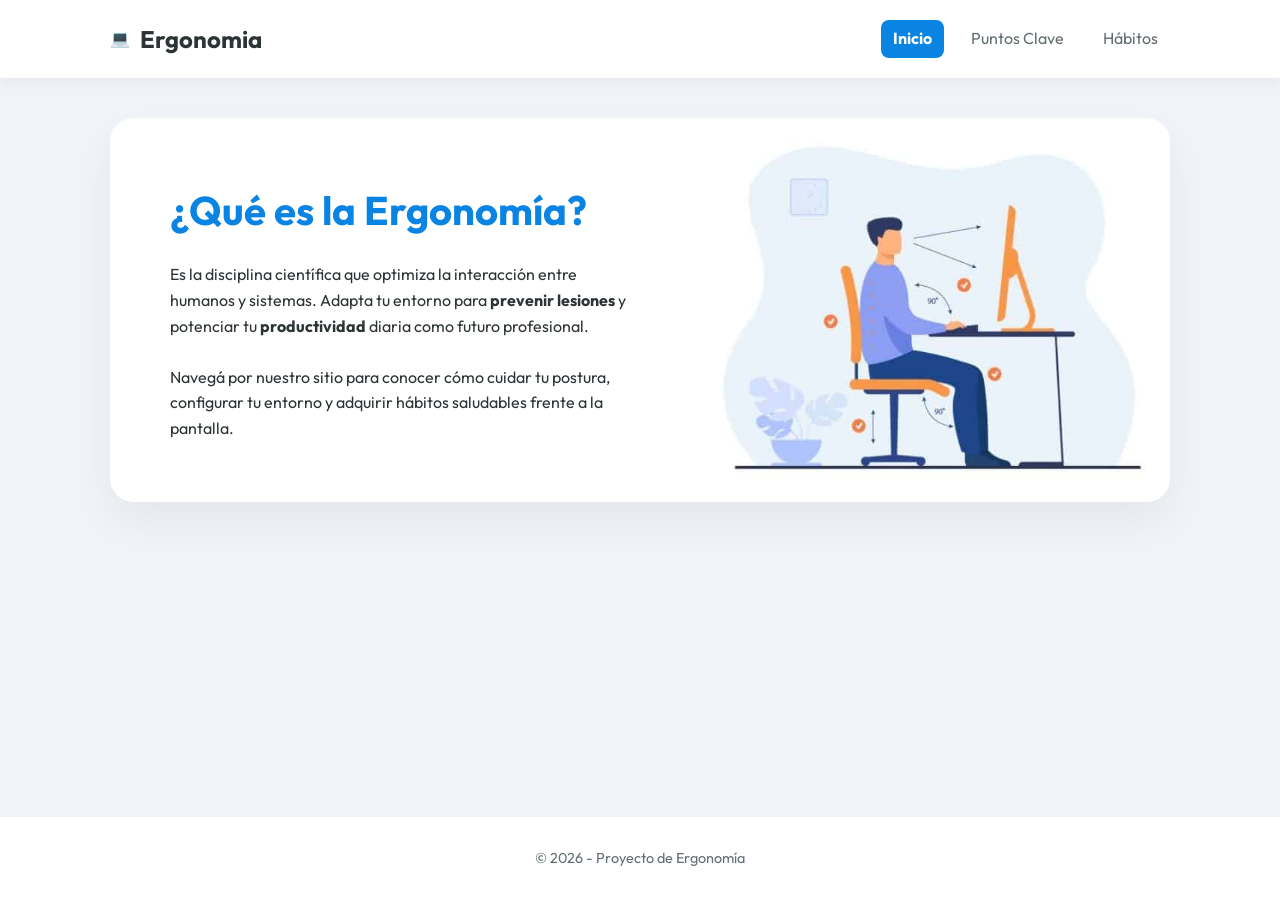
<file: index.html>
<!DOCTYPE html>
<html lang="es">
<head>
    <meta charset="UTF-8">
    <meta name="viewport" content="width=device-width, initial-scale=1.0">
    <title>Ergonomia | Inicio</title>
    <link href="https://fonts.googleapis.com/css2?family=Outfit:wght@300;400;700&display=swap" rel="stylesheet">
    <link rel="stylesheet" href="style.css">
</head>
<body>

    <!-- HEADER CON NAVEGACIÓN -->
    <header class="main-header">
        <div class="container">
            <div class="header-flex">
                <div class="logo">
                    <span class="icon">💻</span>
                    <h1>Ergonomia</span></h1>
                </div>
                <!-- Menú de navegación para unir las páginas -->
                <nav class="nav-menu">
                    <a href="index.html" class="nav-link active">Inicio</a>
                    <a href="pilares.html" class="nav-link">Puntos Clave</a>
                    <a href="habitos.html" class="nav-link">Hábitos</a>
                </nav>
            </div>
        </div>
    </header>

    <main class="container">
        <!-- SECCIÓN HERO -->
        <section class="hero-card">
            <div class="hero-text">
                <h2>¿Qué es la Ergonomía?</h2>
                <p>Es la disciplina científica que optimiza la interacción entre humanos y sistemas. Adapta tu entorno para <strong>prevenir lesiones</strong> y potenciar tu <strong>productividad</strong> diaria como futuro profesional.</p>
                <br>
                <p>Navegá por nuestro sitio para conocer cómo cuidar tu postura, configurar tu entorno y adquirir hábitos saludables frente a la pantalla.</p>
            </div>
            <div class="hero-image">
                <img src="Instruction-for-correct-pose-during-office-work-768x512.jpg" alt="Ergonomía">
            </div>
        </section>
    </main>

    <footer class="main-footer">
        <p>&copy; 2026 - Proyecto de Ergonomía</p>
    </footer>

</body>
</html>
</file>
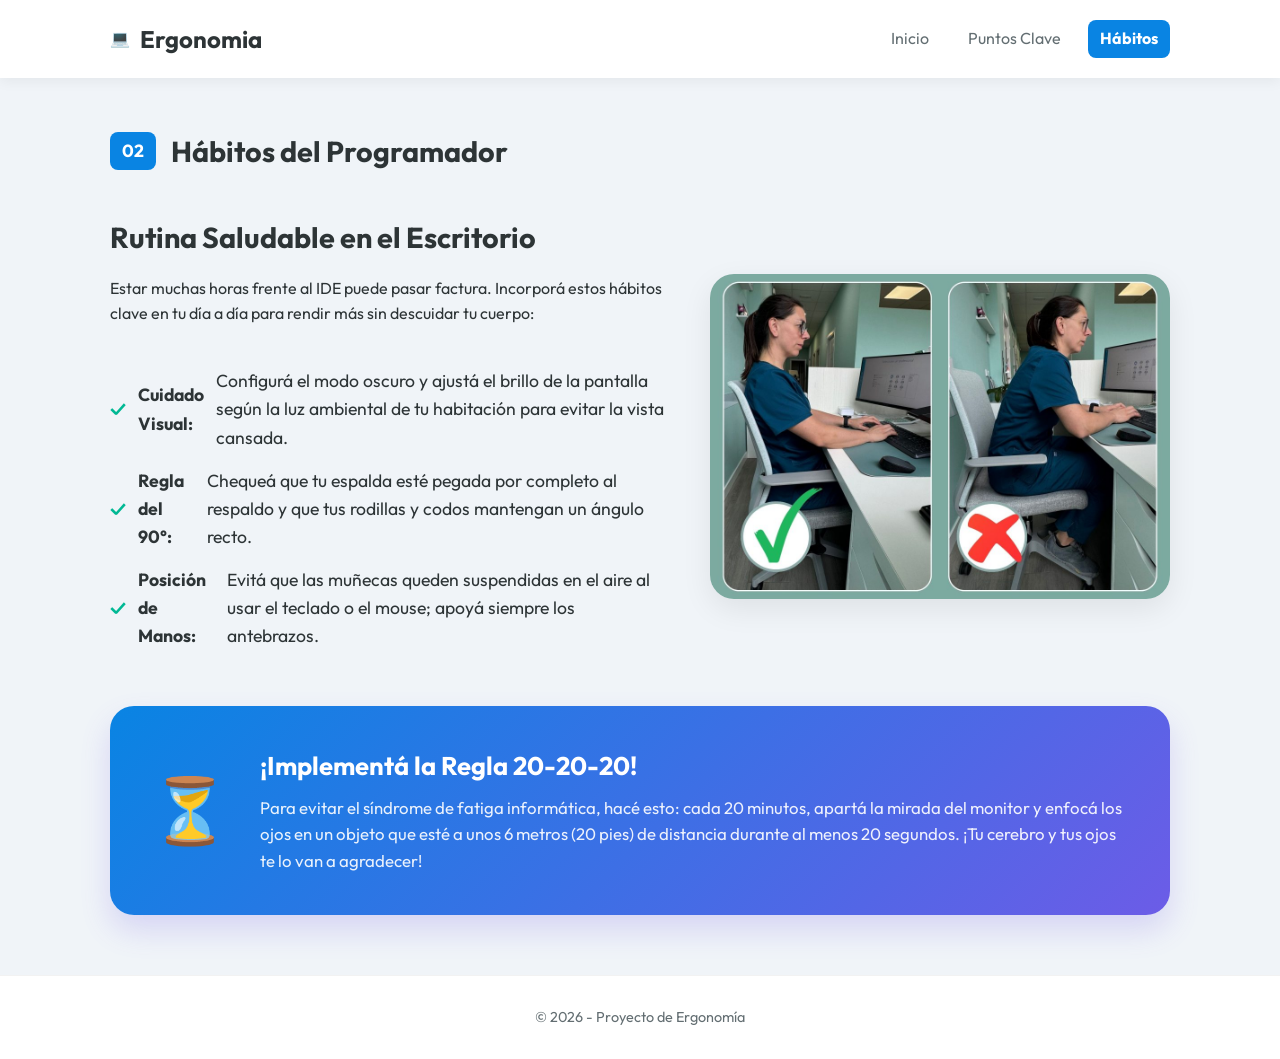
<file: habitos.html>
<!DOCTYPE html>
<html lang="es">
<head>
    <meta charset="UTF-8">
    <meta name="viewport" content="width=device-width, initial-scale=1.0">
    <title>Ergonomía | Hábitos y Pausas</title>
    <link href="https://fonts.googleapis.com/css2?family=Outfit:wght=300;400;700&display=swap" rel="stylesheet">
    <link rel="stylesheet" href="style.css">
</head>
<body>

    <header class="main-header">
        <div class="container">
            <div class="header-flex">
                <div class="logo">
                    <span class="icon">💻</span>
                    <h1>Ergonomia</span></h1>
                </div>
                <nav class="nav-menu">
                    <a href="index.html" class="nav-link">Inicio</a>
                    <a href="pilares.html" class="nav-link">Puntos Clave</a>
                    <a href="habitos.html" class="nav-link active">Hábitos</a>
                </nav>
            </div>
        </div>
    </header>

    <main class="container">
        <h2 class="section-title"><span>02</span> Hábitos del Programador</h2>
        
        <section class="safety-section">
            <div class="safety-content">
                <h3>Rutina Saludable en el Escritorio</h3>
                <p>Estar muchas horas frente al IDE puede pasar factura. Incorporá estos hábitos clave en tu día a día para rendir más sin descuidar tu cuerpo:</p>
                <br>
                <ul class="check-list">
                    <li><span>✓</span> <strong>Cuidado Visual:</strong> Configurá el modo oscuro y ajustá el brillo de la pantalla según la luz ambiental de tu habitación para evitar la vista cansada.</li>
                    <li><span>✓</span> <strong>Regla del 90°:</strong> Chequeá que tu espalda esté pegada por completo al respaldo y que tus rodillas y codos mantengan un ángulo recto.</li>
                    <li><span>✓</span> <strong>Posición de Manos:</strong> Evitá que las muñecas queden suspendidas en el aire al usar el teclado o el mouse; apoyá siempre los antebrazos.</li>
                </ul>
            </div>
            <div class="safety-visual">
                <img src="ergo.jpg" alt="Rutina saludable frente a la computadora">
            </div>
        </section>

        <section class="break-banner">
            <div class="break-icon">⏳</div>
            <div class="break-text">
                <h3>¡Implementá la Regla 20-20-20!</h3>
                <p>Para evitar el síndrome de fatiga informática, hacé esto: cada 20 minutos, apartá la mirada del monitor y enfocá los ojos en un objeto que esté a unos 6 metros (20 pies) de distancia durante al menos 20 segundos. ¡Tu cerebro y tus ojos te lo van a agradecer!</p>
            </div>
        </section>
    </main>

    <footer class="main-footer">
        <p>&copy; 2026 - Proyecto de Ergonomía</p>
    </footer>

</body>
</html>
</file>
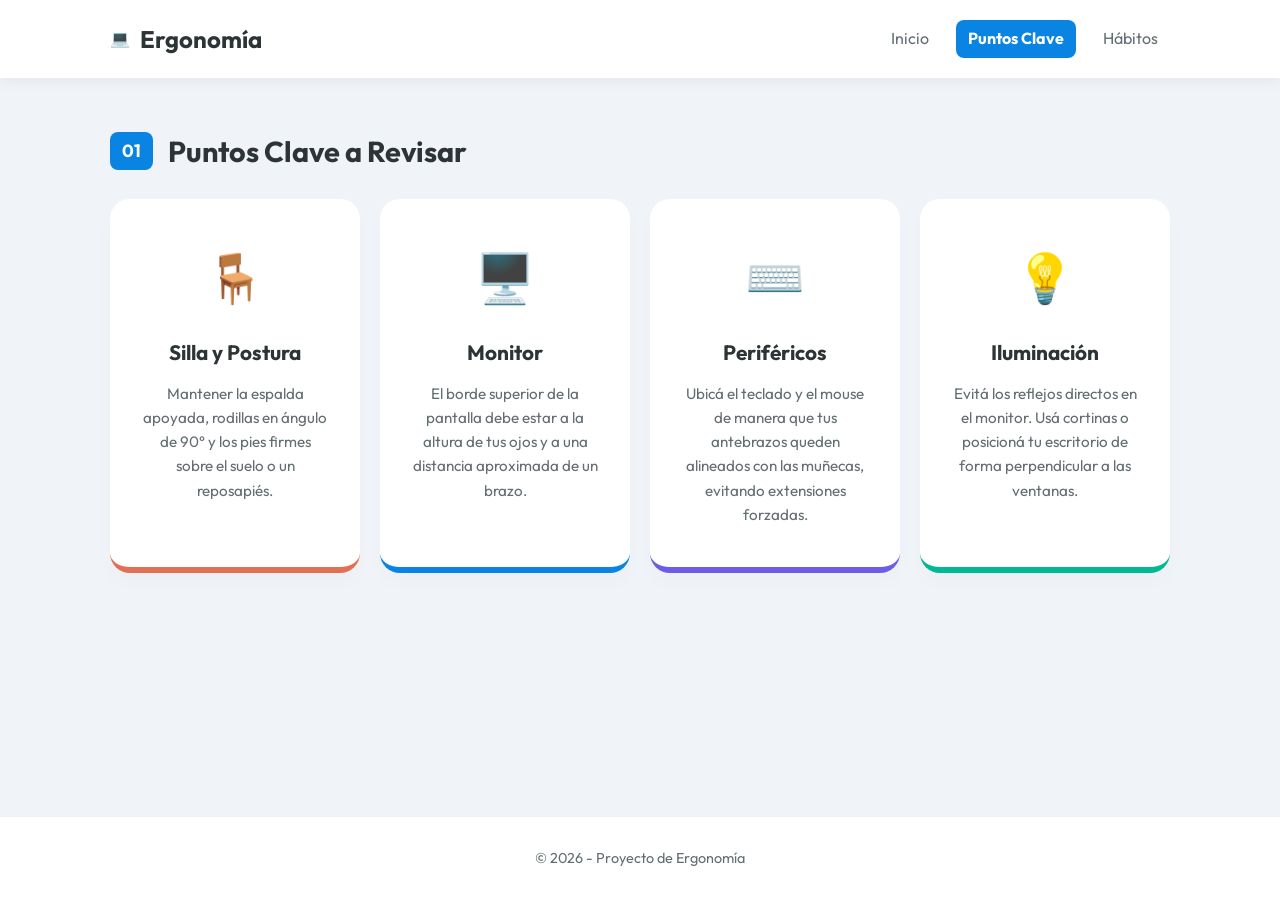
<file: pilares.html>
<!DOCTYPE html>
<html lang="es">
<head>
    <meta charset="UTF-8">
    <meta name="viewport" content="width=device-width, initial-scale=1.0">
    <title>Ergonomía | Puntos Clave</title>
    <link href="https://fonts.googleapis.com/css2?family=Outfit:wght@300;400;700&display=swap" rel="stylesheet">
    <link rel="stylesheet" href="style.css">
</head>
<body>

    <header class="main-header">
        <div class="container">
            <div class="header-flex">
                <div class="logo">
                    <span class="icon">💻</span>
                    <h1>Ergonomía</span></h1>
                </div>
                <nav class="nav-menu">
                    <a href="index.html" class="nav-link">Inicio</a>
                    <a href="pilares.html" class="nav-link active">Puntos Clave</a>
                    <a href="habitos.html" class="nav-link">Hábitos</a>
                </nav>
            </div>
        </div>
    </header>

    <main class="container">
        <h2 class="section-title"><span>01</span> Puntos Clave a Revisar</h2>
        
        <!-- GRID DE TARJETAS ASOCIADO A SU CSS -->
        <section class="grid-layout">
            <div class="info-card silla">
                <div class="card-icon">🪑</div>
                <h3>Silla y Postura</h3>
                <p>Mantener la espalda apoyada, rodillas en ángulo de 90° y los pies firmes sobre el suelo o un reposapiés.</p>
            </div>

            <div class="info-card monitor">
                <div class="card-icon">🖥️</div>
                <h3>Monitor</h3>
                <p>El borde superior de la pantalla debe estar a la altura de tus ojos y a una distancia aproximada de un brazo.</p>
            </div>

            <div class="info-card perifericos">
                <div class="card-icon">⌨️</div>
                <h3>Periféricos</h3>
                <p>Ubicá el teclado y el mouse de manera que tus antebrazos queden alineados con las muñecas, evitando extensiones forzadas.</p>
            </div>

            <div class="info-card luz">
                <div class="card-icon">💡</div>
                <h3>Iluminación</h3>
                <p>Evitá los reflejos directos en el monitor. Usá cortinas o posicioná tu escritorio de forma perpendicular a las ventanas.</p>
            </div>
        </section>
    </main>

    <footer class="main-footer">
        <p>&copy; 2026 - Proyecto de Ergonomía</p>
    </footer>

</body>
</html>
</file>
<file: style.css>
:root {
    --bg-body: #f0f4f8;
    --primary: #2d3436;
    --accent-blue: #0984e3;
    --accent-green: #00b894;
    --accent-orange: #e17055;
    --accent-purple: #6c5ce7;
    --white: #ffffff;
    --text-soft: #636e72;
}

* {
    margin: 0;
    padding: 0;
    box-sizing: border-box;
}

*, *::before, *::after {
    margin: 0;
    padding: 0;
    box-sizing: border-box;
}

body {
    font-family: 'Outfit', sans-serif;
    background-color: var(--bg-body);
    color: var(--primary);
    line-height: 1.6;
    display: flex;
    flex-direction: column;
    min-height: 100vh;
}

.container {
    max-width: 1100px;
    margin: 0 auto;
    padding: 0 20px;
}

.main-header {
    background: var(--white);
    padding: 20px 0;
    box-shadow: 0 4px 12px rgba(0,0,0,0.05);
    position: sticky;
    top: 0;
    z-index: 1000;
}

.header-flex {
    display: flex;
    justify-content: space-between;
    align-items: center;
    flex-wrap: wrap;
}

.logo {
    display: flex;
    align-items: center;
    gap: 10px;
}

.logo h1 {
    font-size: 1.5rem;
    font-weight: 700;
}

.logo h1 span { 
    color: var(--accent-blue); 
}

.tagline {
    font-size: 0.9rem;
    color: var(--text-soft);
    font-weight: 300;
}

.nav-menu {
    display: flex;
    gap: 15px;
}

.nav-link {
    text-decoration: none;
    color: var(--text-soft);
    font-weight: 400;
    font-size: 1rem;
    padding: 6px 12px;
    border-radius: 8px;
    transition: all 0.3s ease;
}

.nav-link:hover {
    color: var(--accent-blue);
    background-color: rgba(9, 132, 227, 0.05);
}

.nav-link.active {
    color: var(--white);
    background-color: var(--accent-blue);
    font-weight: 700;
}

.hero-card {
    display: flex;
    flex-wrap: wrap;
    background: var(--white);
    margin-top: 40px;
    border-radius: 24px;
    overflow: hidden;
    box-shadow: 0 20px 40px rgba(0,0,0,0.05);
}

.hero-text {
    flex: 1 1 500px;
    padding: 60px;
}

.hero-text h2 {
    font-size: 2.5rem;
    margin-bottom: 20px;
    color: var(--accent-blue);
}

.hero-image {
    flex: 1 1 400px;
    position: relative;
    background: #eef2f7;
    display: flex;
    align-items: center;
    justify-content: center;
}

.hero-image img { 
    width: 100%; 
    height: 100%; 
    object-fit: cover; 
}

.badge {
    position: absolute;
    top: 20px;
    right: 20px;
    background: var(--accent-green);
    color: white;
    padding: 8px 20px;
    border-radius: 50px;
    font-weight: bold;
    font-size: 0.85rem;
}

.section-title {
    margin: 50px 0 25px;
    display: flex;
    align-items: center;
    gap: 15px;
    font-size: 1.8rem;
}

.section-title span {
    background: var(--accent-blue);
    color: white;
    padding: 5px 12px;
    border-radius: 8px;
    font-weight: bold;
    font-size: 1.1rem;
}

.grid-layout {
    display: flex;
    flex-wrap: wrap;
    gap: 20px;
    margin-bottom: 40px;
}

.info-card {
    flex: 1 1 calc(25% - 20px);
    min-width: 240px;
    background: var(--white);
    padding: 40px 30px;
    border-radius: 20px;
    text-align: center;
    transition: transform 0.3s ease, box-shadow 0.3s ease;
    border-bottom: 6px solid #ddd;
    box-shadow: 0 10px 20px rgba(0,0,0,0.02);
}

.info-card:hover { 
    transform: translateY(-10px); 
    box-shadow: 0 15px 30px rgba(0,0,0,0.08);
}

.card-icon { 
    font-size: 3rem; 
    margin-bottom: 20px; 
}

.info-card h3 {
    margin-bottom: 12px;
    font-size: 1.3rem;
}

.info-card p {
    font-size: 0.95rem;
    color: var(--text-soft);
}

.silla { border-color: var(--accent-orange); }
.monitor { border-color: var(--accent-blue); }
.perifericos { border-color: var(--accent-purple); }
.luz { border-color: var(--accent-green); }

.safety-section {
    display: flex;
    flex-wrap: wrap;
    gap: 40px;
    margin: 40px 0;
    align-items: center;
}

.safety-content { 
    flex: 1 1 500px; 
}

.safety-content h3 {
    font-size: 1.8rem;
    margin-bottom: 15px;
}

.check-list { 
    list-style: none; 
    margin-top: 15px;
}

.check-list li {
    margin-bottom: 15px;
    display: flex;
    align-items: center;
    gap: 12px;
    font-size: 1.1rem;
}

.check-list span {
    color: var(--accent-green);
    font-weight: bold;
    font-size: 1.2rem;
}

.safety-visual {
    flex: 1 1 400px;
}

.safety-visual img {
    width: 100%;
    height: auto;
    border-radius: 24px;
    box-shadow: 0 10px 30px rgba(0,0,0,0.08);
}

.break-banner {
    background: linear-gradient(135deg, var(--accent-blue), var(--accent-purple));
    color: white;
    padding: 40px;
    border-radius: 24px;
    display: flex;
    align-items: center;
    gap: 30px;
    margin: 40px 0 60px;
    box-shadow: 0 15px 30px rgba(108, 92, 231, 0.2);
}

.break-icon { 
    font-size: 4rem; 
}

.break-text h3 {
    font-size: 1.6rem;
    margin-bottom: 8px;
}

.break-text p {
    font-size: 1.05rem;
    opacity: 0.9;
}

.main-footer {
    text-align: center;
    padding: 30px;
    background: var(--white);
    color: var(--text-soft);
    font-size: 0.9rem;
    margin-top: auto;
    border-top: 1px solid rgba(0,0,0,0.05);
}

@media (max-width: 768px) {
    .header-flex { 
        flex-direction: column;
        gap: 15px;
        text-align: center; 
    }

    .nav-menu {
        width: 100%;
        justify-content: center;
    }

    .hero-text { 
        padding: 30px 20px; 
    }
    
    .hero-text h2 { 
        font-size: 1.8rem; 
    }

    .break-banner {
        flex-direction: column;
        text-align: center;
        gap: 15px;
        padding: 30px;
    }

    .break-icon {
        font-size: 3rem;
    }
}
</file>
